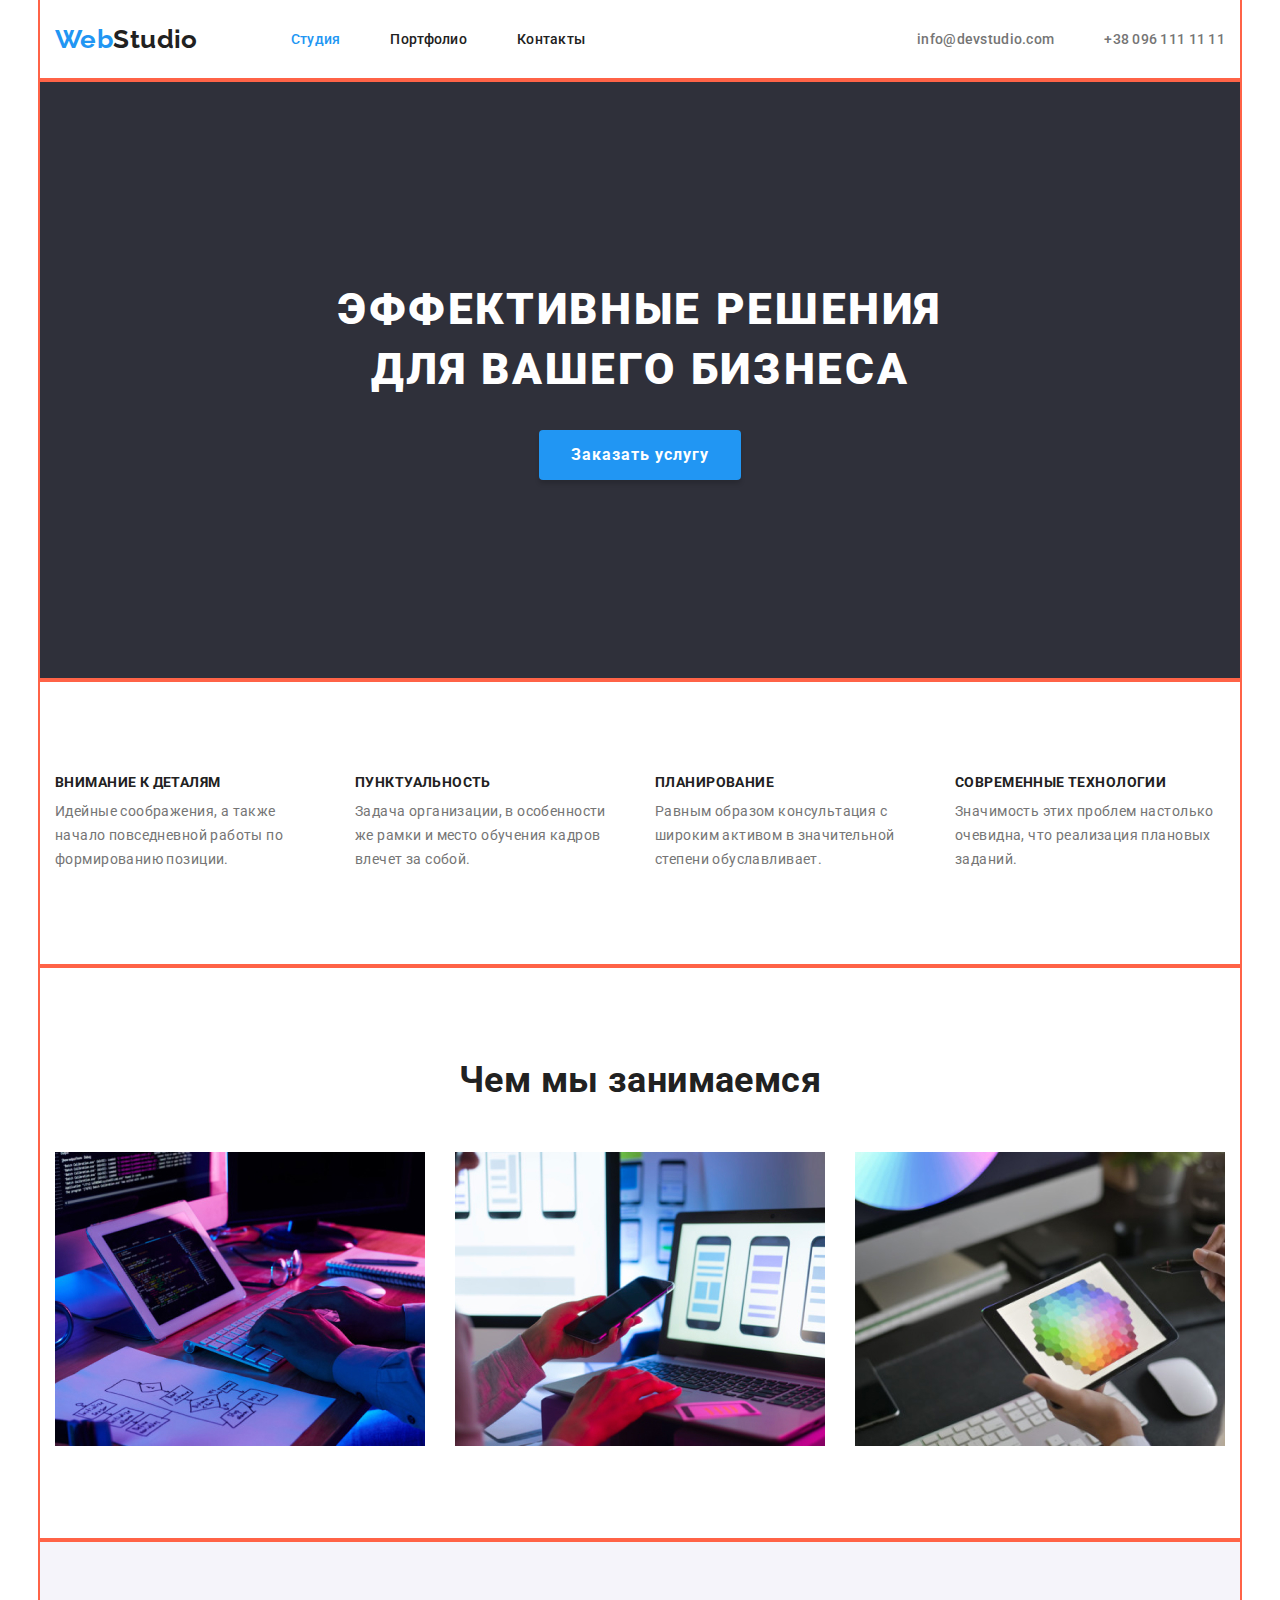
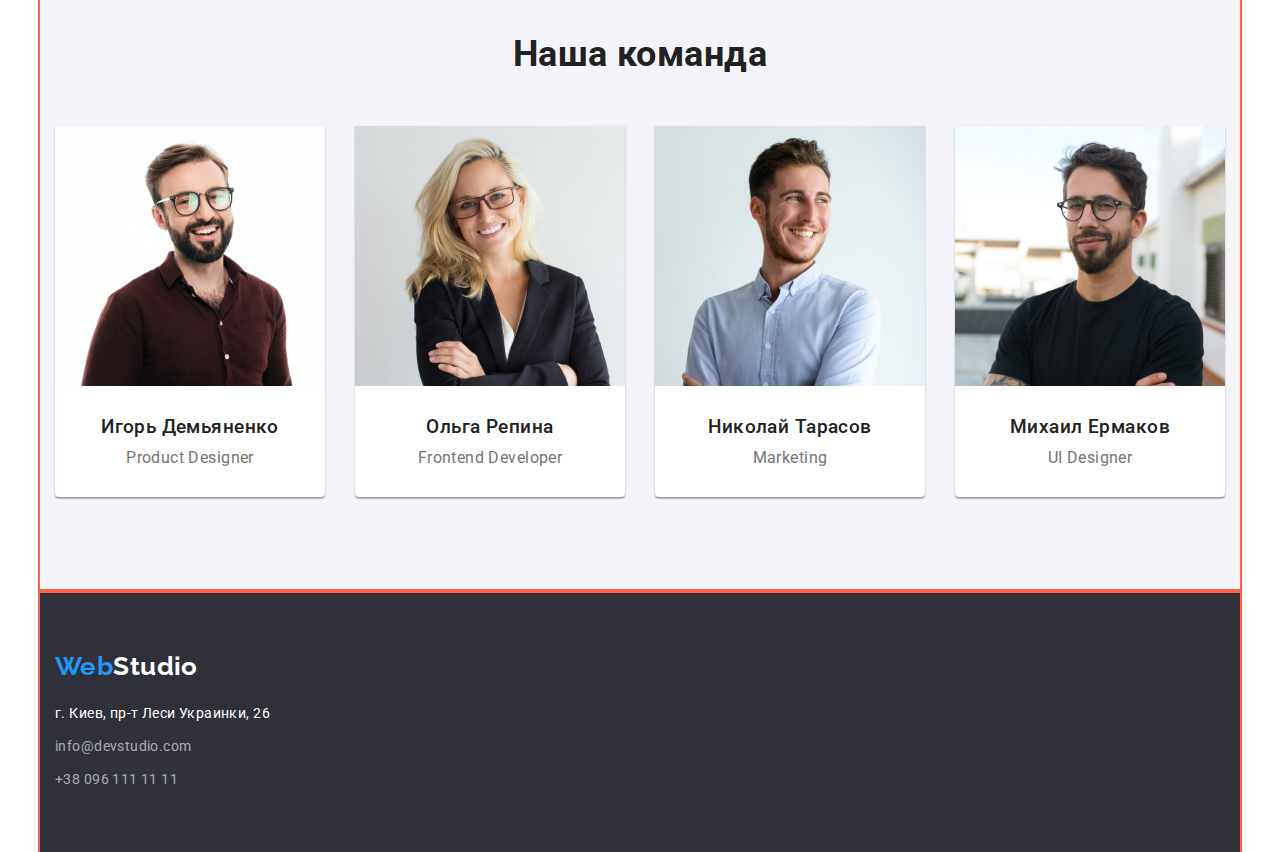
<file: index.html>
<!DOCTYPE html>
<html lang="ru">
  <head>
    <meta charset="UTF-8" />
    <meta name="viewport" content="width=device-width, initial-scale=1.0" />
    <meta http-equiv="X-UA-Compatible" content="IE=Edge" />
    <title>Веб студия</title>
    <link
      href="https://fonts.googleapis.com/css2?family=Roboto:wght@400;500;700;900&display=swap"
      rel="stylesheet"
    />
    <link
      rel="stylesheet"
      href="https://cdnjs.cloudflare.com/ajax/libs/modern-normalize/1.0.0/modern-normalize.min.css"
    />
    <link rel="stylesheet" href="./css/styles.css" />
  </head>
  <body>
    <!-- Шапка сайта -->
    <header>
      <div class="container header-flexbox header-bg">
        <nav class="nav-flexbox">
          <a class="logo" href="./index.html" lang="en">
            <span class="logo-cl">Web</span>Studio</a
          >
          <ul class="list menu-flexbox">
            <li class="item">
              <a href="./index.html" class="link current">Студия</a>
            </li>
            <li class="item">
              <a href="./portfolio.html" class="link">Портфолио</a>
            </li>
            <li class="item"><a href="#contact" class="link">Контакты</a></li>
          </ul>
        </nav>
        <address class="address-flexbox">
          <ul class="list contacts-flexbox">
            <li class="item">
              <a href="mailto:info@devstudio.com" class="link-top-address"
                >info@devstudio.com</a
              >
            </li>
            <li class="item">
              <a href="tel:+380961111111" class="link-top-address"
                >+38 096 111 11 11</a
              >
            </li>
          </ul>
        </address>
      </div>
    </header>
    <!-- Основной контент страницы-->
    <main>
      <!--Герой-->
      <section>
        <div class="container title-center hero-bg">
          <h1 class="hero-title">Эффективные решения для вашего бизнеса</h1>
          <a href="" class="hero-link">Заказать услугу</a>
        </div>
      </section>
      <!--О компании-->
      <section>
        <div class="container feature-bg">
          <h2 class="visually-hidden">Особенности компании</h2>
          <ul class="list feature-flexbox">
            <li class="item">
              <h3 class="feature-title">Внимание к деталям</h3>
              <p>
                Идейные соображения, а также начало повседневной работы по
                формированию позиции.
              </p>
            </li>
            <li class="item">
              <h3 class="feature-title">Пунктуальность</h3>
              <p>
                Задача организации, в особенности же рамки и место обучения
                кадров влечет за собой.
              </p>
            </li>
            <li class="item">
              <h3 class="feature-title">Планирование</h3>
              <p>
                Равным образом консультация с широким активом в значительной
                степени обуславливает.
              </p>
            </li>
            <li class="item">
              <h3 class="feature-title">Современные технологии</h3>
              <p>
                Значимость этих проблем настолько очевидна, что реализация
                плановых заданий.
              </p>
            </li>
          </ul>
        </div>
      </section>
      <!--Галерея-->
      <section>
        <div class="container gallery-bg">
          <h2 class="section-title">Чем мы занимаемся</h2>
          <ul class="list gallery-list-flex">
            <li>
              <img src="./images/img.jpg" alt="Пишем код" width="370" />
            </li>
            <li>
              <img
                src="./images/img-2.jpg"
                alt="Создаем мобильные приложения"
                width="370"
              />
            </li>
            <li>
              <img
                src="./images/img-3.jpg"
                alt="Разрабатываем игры"
                width="370"
              />
            </li>
          </ul>
        </div>
      </section>
      <!--Команда-->
      <section>
        <div class="container team-bg">
          <h2 class="section-title">Наша команда</h2>
          <ul class="list team-list-flex">
            <li class="item">
              <img
                src="./images/team/igor-1.jpg"
                alt="Сотрудник Игорь Демьяненко"
                width="270"
              />
              <div class="team-text">
                <h3 class="team-title">Игорь Демьяненко</h3>
                <p lang="en">Product Designer</p>
              </div>
            </li>
            <li class="item">
              <img
                src="./images/team/olga-2.jpg"
                alt="Сотрудник Ольга Репина"
                width="270"
              />
              <div class="team-text">
                <h3 class="team-title">Ольга Репина</h3>
                <p lang="en">Frontend Developer</p>
              </div>
            </li>
            <li class="item">
              <img
                src="./images/team/nicolay-3.jpg"
                alt="Сотрудник Николай Тарасов"
                width="270"
              />
              <div class="team-text">
                <h3 class="team-title">Николай Тарасов</h3>
                <p lang="en">Marketing</p>
              </div>
            </li>
            <li class="item">
              <img
                src="./images/team/mihail-4.jpg"
                alt="Сотрудник Михаил Ермаков"
                width="270"
              />
              <div class="team-text">
                <h3 class="team-title">Михаил Ермаков</h3>
                <p lang="en">UI Designer</p>
              </div>
            </li>
          </ul>
        </div>
      </section>
    </main>
    <!--Подвал страницы-->
    <footer>
      <div class="container footer-bg">
        <a
          href="./index.html"
          lang="en"
          class="logo logo-white footer-flexbox-logo"
        >
          <span class="logo-cl">Web</span>Studio</a
        >
        <address id="contact">
          <ul class="list footer-list-contact">
            <li class="item">
              <a
                class="link-footer-address"
                href="https://goo.gl/maps/ynUxc8E4dddoSUbA6"
                target="blank"
                rel="noopener noreferer"
                >г. Киев, пр-т Леси Украинки, 26</a
              >
            </li>
            <li class="item">
              <a href="mailto:info@devstudio.com" class="link-footer-contacts"
                >info@devstudio.com</a
              >
            </li>
            <li class="item">
              <a href="tel:+380961111111" class="link-footer-contacts"
                >+38 096 111 11 11</a
              >
            </li>
          </ul>
        </address>
      </div>
    </footer>
  </body>
</html>
</file>
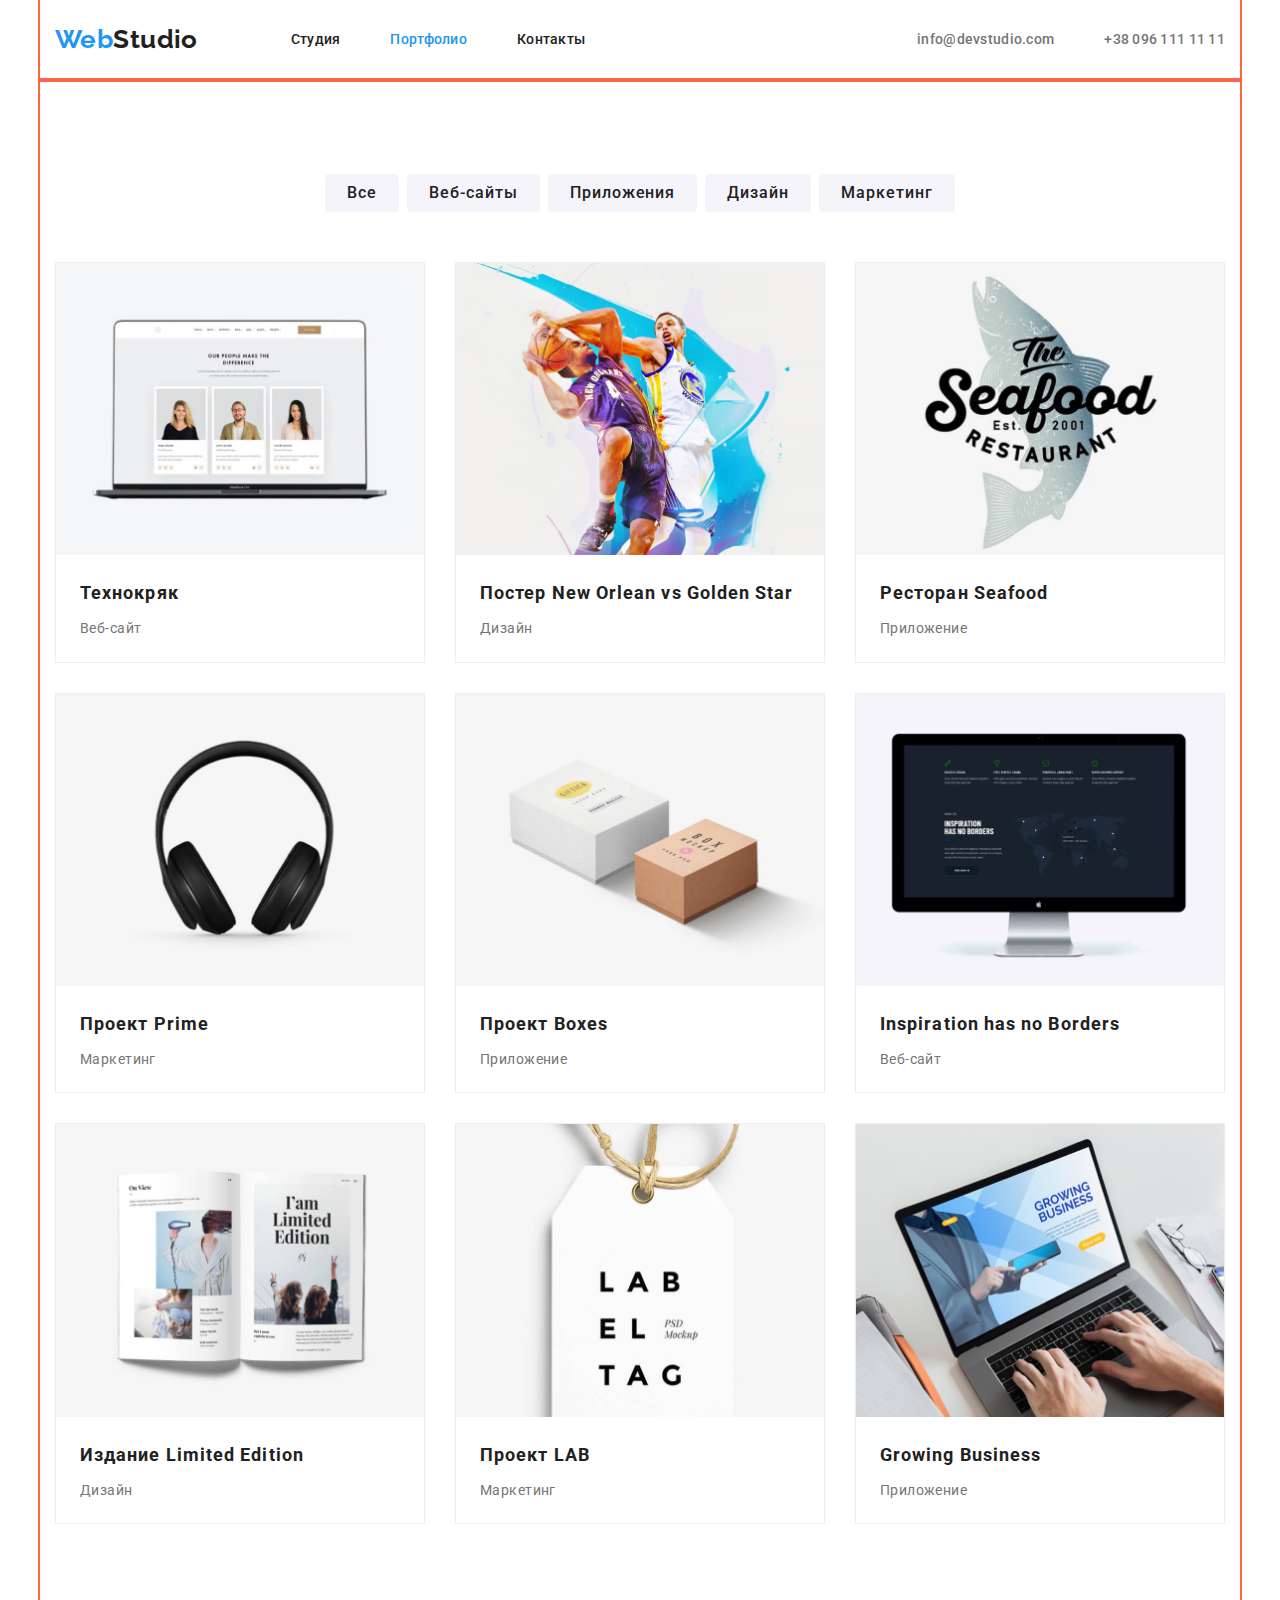
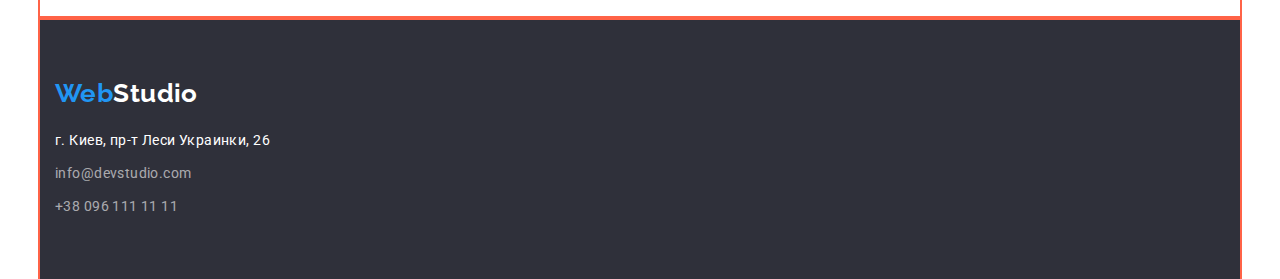
<file: portfolio.html>
<!DOCTYPE html>
<html lang="ru">
  <head>
    <meta charset="UTF-8" />
    <meta name="viewport" content="width=device-width, initial-scale=1.0" />
    <meta http-equiv="X-UA-Compatible" content="IE=Edge" />
    <title>Портфолио</title>
    <link
      href="https://fonts.googleapis.com/css2?family=Roboto:wght@400;500;700;900&display=swap"
      rel="stylesheet"
    />
    <link
      rel="stylesheet"
      href="https://cdnjs.cloudflare.com/ajax/libs/modern-normalize/1.0.0/modern-normalize.min.css"
    />
    <link rel="stylesheet" href="./css/styles.css" />
  </head>
  <body>
    <!-- Шапка сайта -->
    <header>
      <div class="container header-flexbox header-bg">
        <nav class="nav-flexbox">
          <a class="logo" href="./index.html" lang="en">
            <span class="logo-cl">Web</span>Studio</a
          >
          <ul class="list menu-flexbox">
            <li class="item">
              <a href="./index.html" class="link">Студия</a>
            </li>
            <li class="item">
              <a href="./portfolio.html" class="link current">Портфолио</a>
            </li>
            <li class="item"><a href="#contact" class="link">Контакты</a></li>
          </ul>
        </nav>
        <address class="address-flexbox">
          <ul class="list contacts-flexbox">
            <li class="item">
              <a href="mailto:info@devstudio.com" class="link-top-address"
                >info@devstudio.com</a
              >
            </li>
            <li class="item">
              <a href="tel:+380961111111" class="link-top-address"
                >+38 096 111 11 11</a
              >
            </li>
          </ul>
        </address>
      </div>
    </header>
    <!-- Основной контент страницы Портфолио-->
    <main>
      <!--Кнопки классификации проектов-->
      <section>
        <div class="container portfolio-bg">
          <h1 class="visually-hidden">Классификация проектов</h1>
          <ul class="list filter-list-flexbox">
            <li class="item">
              <button type="button" class="btn">все</button>
            </li>
            <li class="item">
              <button type="button" class="btn">веб-сайты</button>
            </li>
            <li class="item">
              <button type="button" class="btn">приложения</button>
            </li>
            <li class="item">
              <button type="button" class="btn">дизайн</button>
            </li>
            <li class="item">
              <button type="button" class="btn">маркетинг</button>
            </li>
          </ul>
          <!--Проекты-->
          <ul class="list card-list-flexbox">
            <li class="item">
              <a
                href=""
                target="_blank"
                rel="noreferrer noopener"
                class="link-style"
              >
                <img
                  src="./images/portfolio/img-1.jpg"
                  alt="Ноутбук с открытым веб-сайтом"
                  width="370"
                />
                <div class="card-text">
                  <h2 class="card-title">Технокряк</h2>
                  <p class="discription-text">Веб-сайт</p>
                </div>
              </a>
            </li>
            <li class="item">
              <a
                href=""
                target="_blank"
                rel="noreferrer noopener"
                class="link-style"
              >
                <img
                  src="./images/portfolio/img-2.jpg"
                  alt="Люди играют в баскетбол"
                  width="370"
                />
                <div class="card-text">
                  <h2 class="card-title">
                    Постер <span lang="en">New Orlean vs Golden Star</span>
                  </h2>
                  <p class="discription-text">Дизайн</p>
                </div>
              </a>
            </li>
            <li class="item">
              <a
                href=""
                target="_blank"
                rel="noreferrer noopener"
                class="link-style"
              >
                <img
                  src="./images/portfolio/img-3.jpg"
                  alt="Логотип в форме рыбы"
                  width="370"
                />
                <div class="card-text">
                  <h2 class="card-title">
                    Ресторан <span lang="en">Seafood</span>
                  </h2>
                  <p class="discription-text">Приложение</p>
                </div>
              </a>
            </li>
            <li class="item">
              <a
                href=""
                target="_blank"
                rel="noreferrer noopener"
                class="link-style"
              >
                <img
                  src="./images/portfolio/img-4.jpg"
                  alt="Наушники"
                  width="370"
                />
                <div class="card-text">
                  <h2 class="card-title">
                    Проект <span lang="en">Prime</span>
                  </h2>
                  <p class="discription-text">Маркетинг</p>
                </div>
              </a>
            </li>
            <li class="item">
              <a
                href=""
                target="_blank"
                rel="noreferrer noopener"
                class="link-style"
              >
                <img
                  src="./images/portfolio/img-5.jpg"
                  alt="Коричневая и белая коробка"
                  width="370"
                />
                <div class="card-text">
                  <h2 class="card-title">
                    Проект <span lang="en">Boxes</span>
                  </h2>
                  <p class="discription-text">Приложение</p>
                </div>
              </a>
            </li>
            <li class="item">
              <a
                href=""
                target="_blank"
                rel="noreferrer noopener"
                class="link-style"
              >
                <img
                  src="./images/portfolio/img-6.jpg"
                  alt="Монитор с открытым веб-сайтом"
                  width="370"
                />
                <div class="card-text">
                  <h2 lang="en" class="card-title">
                    Inspiration has no Borders
                  </h2>
                  <p class="discription-text">Веб-сайт</p>
                </div>
              </a>
            </li>
            <li class="item">
              <a
                href=""
                target="_blank"
                rel="noreferrer noopener"
                class="link-style"
              >
                <img
                  src="./images/portfolio/img-7.jpg"
                  alt="Разворот журнала"
                  width="370"
                />
                <div class="card-text">
                  <h2 class="card-title">
                    Издание <span lang="en">Limited Edition</span>
                  </h2>
                  <p class="discription-text">Дизайн</p>
                </div>
              </a>
            </li>
            <li class="item">
              <a
                href=""
                target="_blank"
                rel="noreferrer noopener"
                class="link-style"
              >
                <img
                  src="./images/portfolio/img-8.jpg"
                  alt="Бирка"
                  width="370"
                />
                <div class="card-text">
                  <h2 class="card-title">Проект <span lang="en">LAB</span></h2>
                  <p class="discription-text">Маркетинг</p>
                </div>
              </a>
            </li>
            <li class="item">
              <a
                href=""
                target="_blank"
                rel="noreferrer noopener"
                class="link-style"
              >
                <img
                  src="./images/portfolio/img-9.jpg"
                  alt="Ноутбук с открытым веб-сайтом"
                  width="370"
                />
                <div class="card-text">
                  <h2 lang="en" class="card-title">Growing Business</h2>
                  <p class="discription-text">Приложение</p>
                </div>
              </a>
            </li>
          </ul>
        </div>
      </section>
    </main>
    <!--Подвал страницы-->
    <footer>
      <div class="container footer-bg">
        <div class="footer-flexbox-logo">
          <a href="./index.html" lang="en" class="logo logo-white">
            <span class="logo-cl">Web</span>Studio</a
          >
        </div>
        <address id="contact">
          <ul class="list footer-list-contact">
            <li class="item">
              <a
                class="link-footer-address"
                href="https://goo.gl/maps/ynUxc8E4dddoSUbA6"
                target="blank"
                rel="noopener noreferer"
                >г. Киев, пр-т Леси Украинки, 26</a
              >
            </li>
            <li class="item">
              <a href="mailto:info@devstudio.com" class="link-footer-contacts"
                >info@devstudio.com</a
              >
            </li>
            <li class="item">
              <a href="tel:+380961111111" class="link-footer-contacts"
                >+38 096 111 11 11</a
              >
            </li>
          </ul>
        </address>
      </div>
    </footer>
  </body>
</html>
</file>
<file: css/styles.css>
@font-face {
  font-family: "Raleway";
  font-style: normal;
  font-weight: 400;
  src: url("../fonts/raleway-v18-latin_cyrillic-regular.eot");
  src: local(""),
    url("../fonts/raleway-v18-latin_cyrillic-regular.eot?#iefix")
      format("embedded-opentype"),
    url("../fonts/raleway-v18-latin_cyrillic-regular.woff2") format("woff2"),
    url("../fonts/raleway-v18-latin_cyrillic-regular.woff") format("woff"),
    url("../fonts/raleway-v18-latin_cyrillic-regular.ttf") format("truetype"),
    url("../fonts/raleway-v18-latin_cyrillic-regular.svg#Raleway") format("svg");
}
@font-face {
  font-family: "Raleway";
  font-style: normal;
  font-weight: 700;
  src: url("../fonts/raleway-v18-latin_cyrillic-700.eot");
  src: local(""),
    url("../fonts/raleway-v18-latin_cyrillic-700.eot?#iefix")
      format("embedded-opentype"),
    url("../fonts/raleway-v18-latin_cyrillic/raleway-v18-latin_cyrillic-700.woff2")
      format("woff2"),
    url("../fonts/raleway-v18-latin_cyrillic/raleway-v18-latin_cyrillic-700.woff")
      format("woff"),
    url("../fonts/raleway-v18-latin_cyrillic/raleway-v18-latin_cyrillic-700.ttf")
      format("truetype"),
    url("../fonts/raleway-v18-latin_cyrillic/raleway-v18-latin_cyrillic-700.svg")
      format("svg");
}

/* цвет основного текста #757575 
цвет заголовков #212121 
акцентный цвет #2196F3 
белый #FFFFFF 
прозрачный для контактов футер rgba(255, 255, 255, 0.6) 
фон героя и футера #2F303A 
фон о компании #E5E5E5 
фон наша команда #F5F4FA
цвет рамки карточек Портфолио #eeeeee
*/

:root {
  --text-cl: #757575;
  --accent-cl: #2196f3;
  --black: #212121;
  --white: #ffffff;
  --gray: rgba(255, 255, 255, 0.6);
  --dark-bg: #2f303a;
  --white-bg: #e5e5e5;
  --grey-bg: #f5f4fa;
  --light-gray-card: #eeeeee;
}

html {
  box-sizing: border-box;
}
*,
*::before,
*::after {
  box-sizing: inherit;
}

body {
  font-family: Roboto, sans-serif;
  font-size: 14px;
  line-height: 1.714;
  letter-spacing: 0.03em;
  color: var(--text-cl);
}

img {
  display: block;
  max-width: 100%;
  height: auto;
}

/* Геометрия всего контента на странице */

.container {
  width: 1200px;
  padding-left: 15px;
  padding-right: 15px;
  margin-left: auto;
  margin-right: auto;
  outline: 2px solid tomato;
}

/* Убрали маркеры и отступы у списков*/

.list {
  margin: 0px;
  padding: 0px;
  list-style: none;
}

/* Логотип и его геометрия */

.nav-flexbox {
  display: flex;
  align-items: center;
}

.header-bg .logo {
  margin-right: 93px;
}

.logo {
  font-family: Raleway, sans-serif;
  font-size: 26px;
  font-weight: bold;
  line-height: 1.192;
  color: var(--black);
  text-decoration: none;
}

.logo-cl {
  color: var(--accent-cl);
}

/* Белый лого на темном фоне */

.logo-white {
  color: var(--white);
}

/* Геометрия шапки */

.header-flexbox {
  display: flex;
  align-items: center;
}

/* Флексы навигации + крайняя геометрия*/

.menu-flexbox {
  display: flex;
}

.menu-flexbox .item:not(:last-child) {
  margin-right: 50px;
}

/* Шапка. Cсылки в навигации */

.link {
  font-weight: 500;
  line-height: 1.142;
  letter-spacing: 0.02em;
  color: var(--black);
  text-decoration: none;
  text-transform: capitalize;
}

/* Активная страница */
.current {
  color: var(--accent-cl);
}

.link:hover,
.link:focus {
  color: var(--accent-cl);
}

/* Шапка. Геометрия контактов */

.address-flexbox {
  display: flex;
  align-items: center;
  margin-left: auto;
}

.contacts-flexbox {
  display: flex;
}

.contacts-flexbox .item:not(:last-child) {
  margin-right: 50px;
}

/* Шапка. Cсылки адрес */

.link-top-address {
  font-weight: 500;
  font-style: normal;
  line-height: 1.142;
  letter-spacing: 0.02em;
  color: var(--text-cl);
  text-decoration: none;
}

.link-top-address:hover,
.link-top-address:focus {
  color: var(--accent-cl);
}

/* Фон шапки и геометрия*/

.header-bg {
  padding-top: 24px;
  padding-bottom: 25px;
  background-color: var(--white);
}

/* СТИЛИ СТРАНИЦЫ INDEX.HTML */

/* Герой */

.hero-title {
  margin: auto;
  margin-bottom: 30px;
  max-width: 630px;
  font-weight: 900;
  font-size: 44px;
  line-height: 1.363;
  letter-spacing: 0.06em;
  text-transform: uppercase;
  color: var(--white);
}

/* Кнопка героя */

.hero-link {
  display: inline-block;
  box-shadow: 0px 4px 4px rgba(0, 0, 0, 0.15);
  border-radius: 4px;
  padding: 10px 32px;
  min-width: 200px;

  font-weight: bold;
  font-size: 16px;
  line-height: 1.875;
  align-items: center;
  letter-spacing: 0.06em;
  color: var(--white);
  background-color: var(--accent-cl);
  text-decoration: none;
}

/* Фон героя и геометрия */

.hero-bg {
  padding-top: 200px;
  padding-bottom: 200px;
  background-color: var(--dark-bg);
}

/* Заг героя по центру */

.title-center {
  text-align: center;
}

/* Заги секций */

.section-title {
  margin: 0px;
  margin-bottom: 50px;
  font-weight: bold;
  font-size: 36px;
  line-height: 1.166;
  text-align: center;
  color: var(--black);
}

/* Заги блока преимуществ */

.feature-title {
  margin: 0px;
  margin-bottom: 10px;
  font-weight: bold;
  font-size: 14px;
  line-height: 1.142;
  text-transform: uppercase;
  color: var(--black);
}

/* Геометрия абзацев блока преимуществ */

.list p {
  margin: 0px;
}

/* О компании */

.visually-hidden {
  position: absolute !important;
  clip: rect(1px 1px 1px 1px);
  clip: rect(1px, 1px, 1px, 1px);
  padding: 0 !important;
  border: 0 !important;
  height: 1px !important;
  width: 1px !important;
  overflow: hidden;
}

/* Фон о компании и геометрия */

.feature-bg {
  padding-top: 94px;
  padding-bottom: 94px;
  background-color: var(--white);
}

.feature-flexbox {
  display: flex;
  justify-content: flex-start;
}

.feature-flexbox .item {
  width: 270px;
}

.feature-flexbox .item:not(:last-child) {
  margin-right: 30px;
}

/* Галерея. Геометрия */

.gallery-list-flex {
  display: flex;
  justify-content: space-between;
}

.gallery-bg {
  padding-top: 94px;
  padding-bottom: 94px;
  background-color: var(--white);
}

/* Команда*/

/* Фон команды и геометрия */
.team-bg {
  padding-top: 94px;
  padding-bottom: 94px;
  background-color: var(--grey-bg);
}

.team-list-flex {
  display: flex;
  justify-content: space-between;
}

.team-list-flex .item {
  width: 270px;
  box-shadow: 0px 1px 3px rgba(0, 0, 0, 0.12), 0px 1px 1px rgba(0, 0, 0, 0.14),
    0px 2px 1px rgba(0, 0, 0, 0.2);
  border-radius: 0px 0px 4px 4px;
  background-color: var(--white);
}

.team-list-flex .item:not(:first-child) {
  margin-left: 30px;
}

/* Отступы и общие стили текста командных карточках */
.team-text {
  padding-top: 30px;
  padding-bottom: 30px;
  font-size: 16px;
  line-height: 1.187;
  text-align: center;
  word-wrap: break-word;
}

/* Команда. Стили */

.team-title {
  margin: 0px;
  margin-bottom: 10px;
  font-weight: 500;
  color: var(--black);
}

/* Фон подвала и геометрия */
.footer-bg {
  padding-top: 60px;
  padding-bottom: 60px;
  background-color: var(--dark-bg);
}

.footer-flexbox-logo {
  display: flex;
  justify-content: flex-start;
  margin-bottom: 20px;
}

.footer-list-contact .item:not(:last-child) {
  margin-bottom: 9px;
}

/* Стили подвала */

.link-footer-address {
  color: var(--white);
  text-decoration: none;
  font-style: normal;
}

.link-footer-address:hover,
.link-footer-address:focus {
  color: var(--accent-cl);
}

.link-footer-contacts {
  color: rgba(255, 255, 255, 0.6);
  text-decoration: none;
  font-style: normal;
}

.link-footer-contacts:hover,
.link-footer-contacts:focus {
  color: var(--accent-cl);
}

/* СТИЛИ ДЛЯ PORTFOLIO.HTML*/

/* Фон маин-контента и геометрия */

.portfolio-bg {
  background-color: var(--white);
  padding-top: 94px;
  padding-bottom: 94px;
}

/* Геометрия кнопок фильтра */

.filter-list-flexbox {
  display: flex;
  justify-content: center;
  align-items: center;
  margin-bottom: 50px;
}

.filter-list-flexbox .item:not(:last-child) {
  margin-right: 8px;
}

/* Убираем стиль ссылок */

.link-style {
  text-decoration: none;
}

/* Кнопки */

.btn {
  padding: 6px 22px;
  font-family: inherit;
  font-weight: 500;
  font-size: 16px;
  line-height: 1.625;
  align-items: center;
  text-align: center;
  letter-spacing: 0.06em;
  color: var(--black);
  background-color: var(--grey-bg);
  border: none;
  border-radius: 4px;
  text-decoration: none;
}

.btn:hover,
.btn:focus {
  color: var(--white);
  background-color: var(--accent-cl);
  border-color: var(--accent-cl);
  cursor: pointer;
}

/* Первые буквы в кнопках заглавные */

.btn::first-letter {
  text-transform: capitalize;
}

/* Геометрия карточек */

.card-list-flexbox {
  display: flex;
  flex-wrap: wrap;
  margin-right: -30px;
}

.card-list-flexbox .item {
  flex-basis: calc(100% / 3 - 30px);
  max-width: 370px;
  margin-right: 30px;
  margin-bottom: 30px;
  border: 1px solid var(--light-gray-card);
}

.card-list-flexbox .item:nth-child(3n) {
  margin-right: 0px;
}

.card-list-flexbox .item:nth-last-child(-n + 3) {
  margin-bottom: 0px;
}

/* Отступы для загов и описания в карточках  */

.card-text {
  padding: 20px 24px;
  word-wrap: break-word;
}

/* Заги карточек */

.card-title {
  margin: 0px;
  margin-bottom: 4px;
  font-weight: bold;
  font-size: 18px;
  line-height: 2;
  letter-spacing: 0.06em;
  color: var(--black);
}

/* Подпись раздела в карточке */

.discription-text {
  line-height: 1.875;
  text-align: left;
  color: var(--text-cl);
}
</file>
